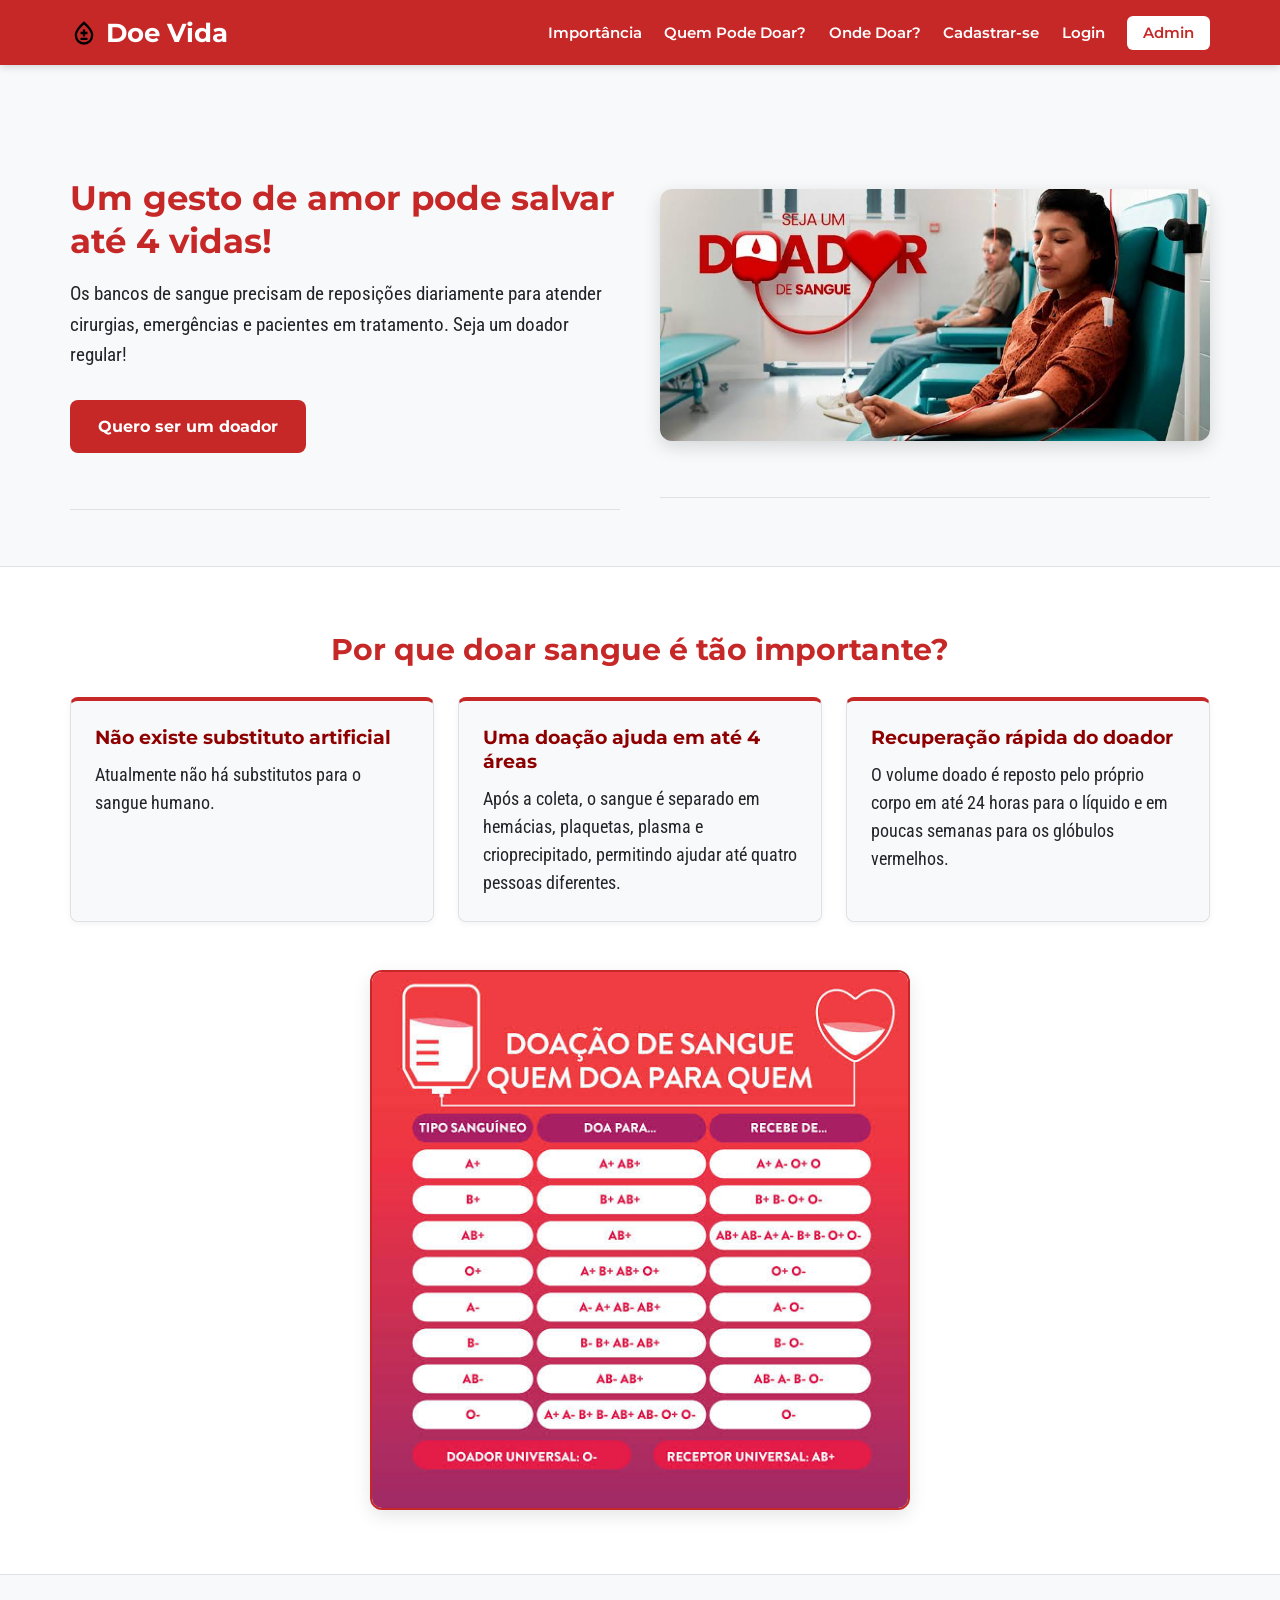
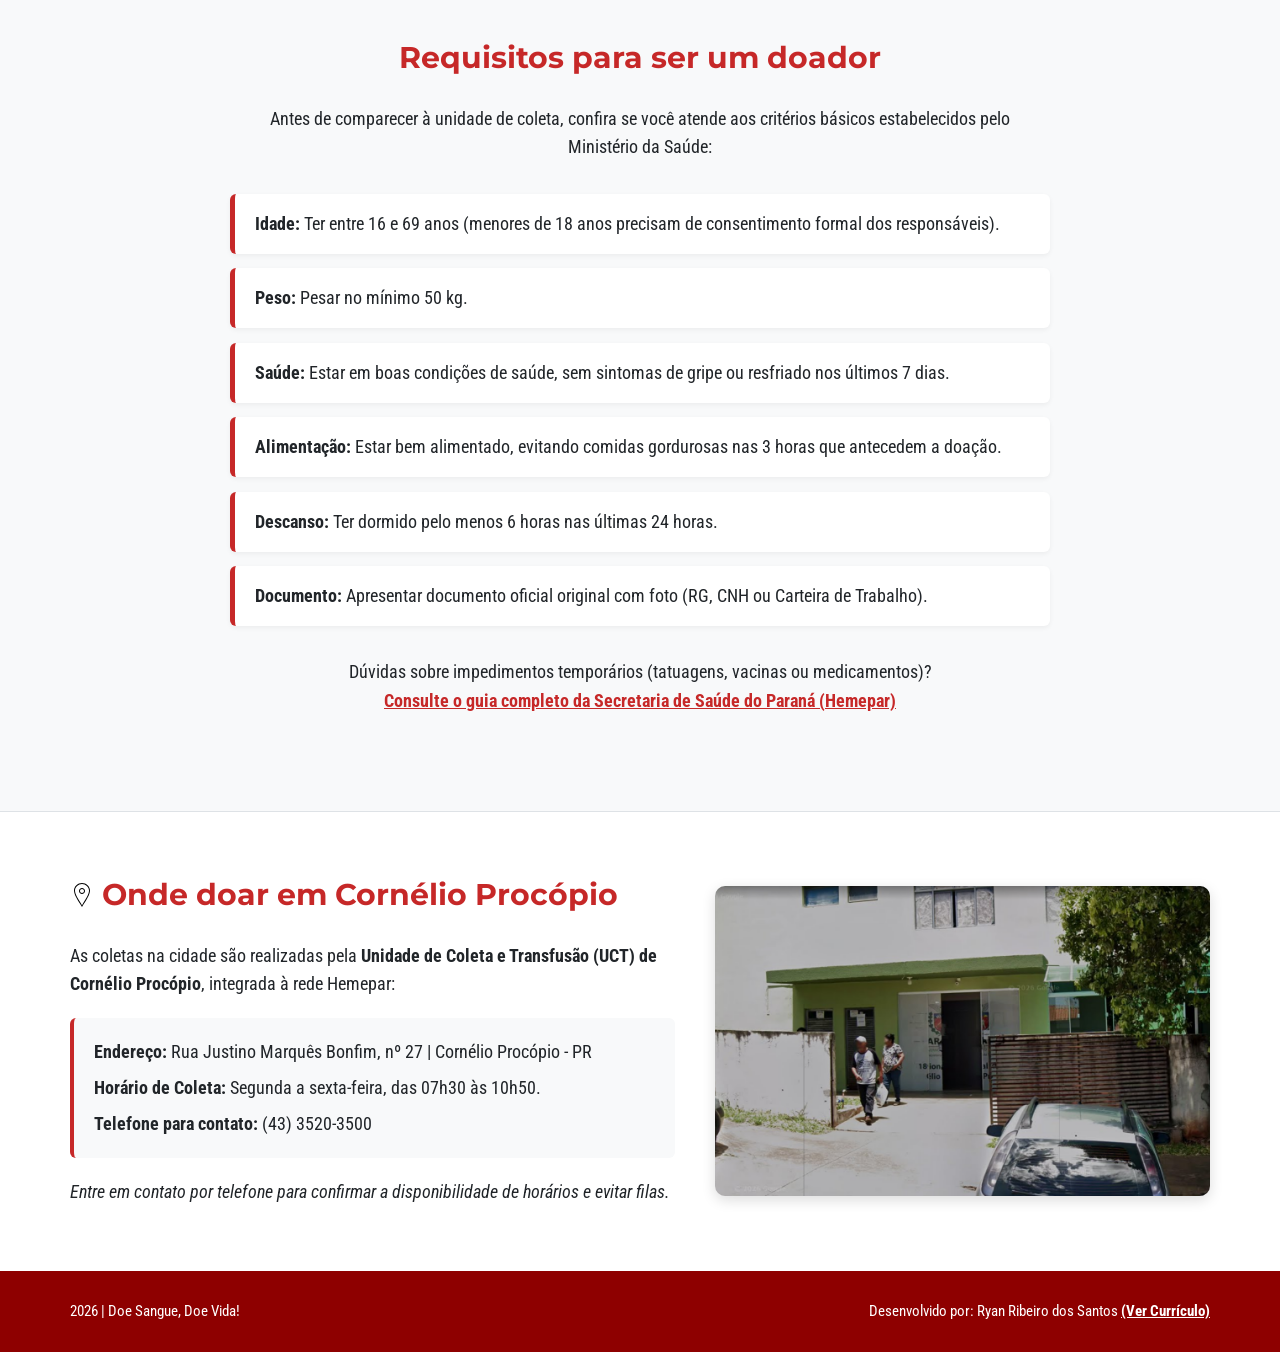
<file: index.html>
<!DOCTYPE html>
<html lang="pt-BR">
<head>
    <meta charset="UTF-8">
    <meta name="viewport" content="width=device-width, initial-scale=1.0">
    <title>Doe Sangue, Doe Vida</title>
    <link rel="preconnect" href="https://fonts.googleapis.com">
    <link rel="preconnect" href="https://fonts.gstatic.com" crossorigin>
    <link href="https://fonts.googleapis.com/css2?family=Montserrat:ital,wght@0,100..900;1,100..900&family=Roboto+Condensed:ital,wght@0,100..900;1,100..900&display=swap" rel="stylesheet">
    <link rel="stylesheet" href="css/style.css">
</head>
<body>
    <!-- COMEÇO CABEÇALHO -->
    <header>
        <div class="container header">
            <div class="logo">
                <!-- ICONE GOTA DE SANGUE -->
                <h1><img src="img/bloodtype.svg" alt="Icone BloodType" width="28" height="28"> Doe Vida</h1>
            </div>
            <nav aria-label="Menu Principal">
                <ul>
                    <li><a href="#importancia">Importância</a></li>
                    <li><a href="#quem-pode-doar">Quem Pode Doar?</a></li>
                    <li><a href="#onde-doar">Onde Doar?</a></li>
                    <li><a href="cadastro.html">Cadastrar-se</a></li>
                    <li><a href="login.html">Login</a></li>
                    <li><a href="admin.html" class="botao-admin">Admin</a></li>
                </ul>
            </nav>
        </div>
    </header>

    <!-- COMEÇO MAIN -->
    <main>
        <section class="secao-principal">
            <div class="container secao-principal">
                <div class="texto secao-principal">
                    <h2>Um gesto de amor pode salvar até 4 vidas!</h2>
                    <p>Os bancos de sangue precisam de reposições diariamente para atender cirurgias, emergências e pacientes em tratamento. Seja um doador regular!</p>
                    <a href="cadastro.html">Quero ser um doador</a>
                </div>
                <div class="imagem secao-principal">
                    <!-- IMAGEM BANNER PESSOAS DOANDO SANGUE -->
                    <img src="img/banner-doacao.jpg" alt="Pessoas Doando Sangue">
                </div>
            </div>
        </section>

        <section id="importancia" class="secao">
            <div class="container">
                <h2>Por que doar sangue é tão importante?</h2>
                <div class="grid-cartoes">
                    <article class="cartao">
                        <h3>Não existe substituto artificial</h3>
                        <p>Atualmente não há substitutos para o sangue humano.</p>
                    </article>
                    <article class="cartao">
                        <h3>Uma doação ajuda em até 4 áreas</h3>
                        <p>Após a coleta, o sangue é separado em hemácias, plaquetas, plasma e crioprecipitado, permitindo ajudar até quatro pessoas diferentes.</p>
                    </article>
                    <article class="cartao">
                        <h3>Recuperação rápida do doador</h3>
                        <p>O volume doado é reposto pelo próprio corpo em até 24 horas para o líquido e em poucas semanas para os glóbulos vermelhos.</p>
                    </article>
                </div>
                <div class="imagem-tipo-sangue">
                    <img src="img/doa-para-quem.jpg" alt="Tabela de disponibilidade de doar e receber sangue">
                </div>
            </div>
        </section>

        <section id="quem-pode-doar" class="secao-quem-pode-doar">
            <div class="container">
                <h2>Requisitos para ser um doador</h2>
                <p>Antes de comparecer à unidade de coleta, confira se você atende aos critérios básicos estabelecidos pelo Ministério da Saúde:</p>
                <ul class="lista-requisitos">
                    <li><strong>Idade:</strong> Ter entre 16 e 69 anos (menores de 18 anos precisam de consentimento formal dos responsáveis).</li>
                    <li><strong>Peso:</strong> Pesar no mínimo 50 kg.</li>
                    <li><strong>Saúde:</strong> Estar em boas condições de saúde, sem sintomas de gripe ou resfriado nos últimos 7 dias.</li>
                    <li><strong>Alimentação:</strong> Estar bem alimentado, evitando comidas gordurosas nas 3 horas que antecedem a doação.</li>
                    <li><strong>Descanso:</strong> Ter dormido pelo menos 6 horas nas últimas 24 horas.</li>
                    <li><strong>Documento:</strong> Apresentar documento oficial original com foto (RG, CNH ou Carteira de Trabalho).</li>
                </ul>
                <p class="link-externo">
                    Dúvidas sobre impedimentos temporários (tatuagens, vacinas ou medicamentos)?
                    <br>
                    <a href="https://www.saude.pr.gov.br/Pagina/Doacao-de-Sangue" target="_blank" rel="noopener noreferrer">
                        Consulte o guia completo da Secretaria de Saúde do Paraná (Hemepar)</a>
                </p>
            </div>
        </section>

        <section id="onde-doar" class="secao-onde-doar">
            <div class="container onde-doar">
                <div class="informacao-local">
                    <h2><img src="img/ponto-localizacao.svg" alt="Ícone ponto de localização" width="24" height="24"> Onde doar em Cornélio Procópio</h2>
                    <p>As coletas na cidade são realizadas pela <strong>Unidade de Coleta e Transfusão (UCT) de Cornélio Procópio</strong>, integrada à rede Hemepar:</p>

                    <address class="dados-unidade">
                        <p><strong>Endereço:</strong> Rua Justino Marquês Bonfim, nº 27 | Cornélio Procópio - PR</p>
                        <p><strong>Horário de Coleta:</strong> Segunda a sexta-feira, das 07h30 às 10h50.</p>
                        <p><strong>Telefone para contato:</strong> (43) 3520-3500</p>
                    </address>
                    <p><em>Entre em contato por telefone para confirmar a disponibilidade de horários e evitar filas.</em></p>
                </div>
                <div class="imagem-local-doacao"> 
                    <img src="img/fachada-uct.png" alt="Imagem da fachada da Unidade de Coleta e Transfusão de Cornélio Procópio">
                </div>
            </div>
        </section>
    </main>

    <!-- COMEÇO RODAPE -->
    <footer>
        <div class="container rodape">
            <p>2026 | Doe Sangue, Doe Vida!</p>
            <p>Desenvolvido por: Ryan Ribeiro dos Santos <a href="curriculo/index.html">(Ver Currículo)</a></p>        
        </div>
    </footer>
</body>
</html>
</file>
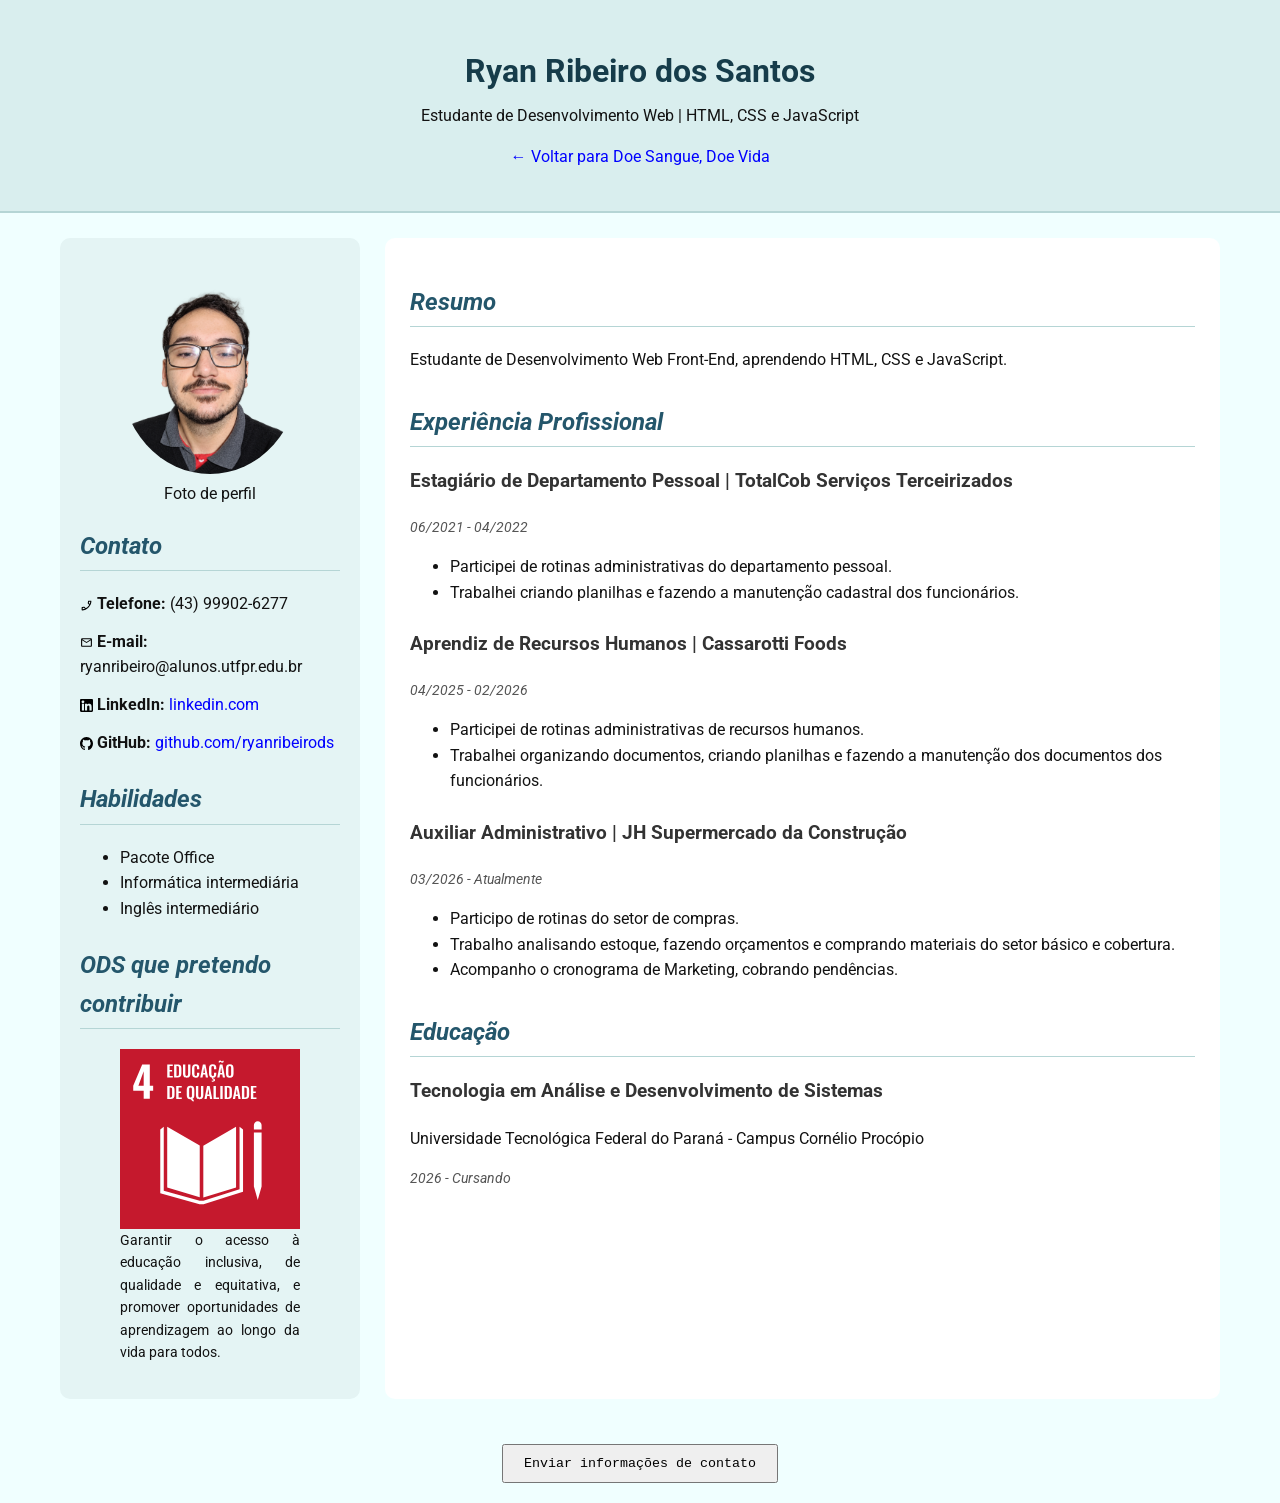
<file: curriculo/index.html>
<!DOCTYPE html>
<html lang="pt-br">

<head>
    <meta charset="UTF-8">
    <meta name="viewport" content="width=device-width, initial-scale=1.0">
    <title>Currículo Ryan Ribeiro</title>
    <link rel="stylesheet" href="./css/style.css">
</head>

<body>

    <!-- Cabeçalho do currículo -->
    <header class="cabecalho">
        <h1>Ryan Ribeiro dos Santos</h1>
        <p>Estudante de Desenvolvimento Web | HTML, CSS e JavaScript</p>
        <p><a href="../index.html">← Voltar para Doe Sangue, Doe Vida</a></p>
    </header>

    <!-- Estrutura principal do currículo -->
    <div class="container">

        <!-- Barra lateral com informações complementares -->
        <aside class="barra-lateral">

            <!-- Foto de perfil -->
            <section class="perfil">
                <figure>
                    <img src="./imagens/foto.png" alt="Foto de Ryan Ribeiro dos Santos" class="foto-perfil">
                    <figcaption>Foto de perfil</figcaption>
                </figure>
            </section>

            <!-- Informações de contato -->
            <section class="contato">
                <h2>Contato</h2>

                <ul class="contatoUl">
                    <li>
                        <img src="./icones/phone.svg" alt="Telefone" width="13">
                        <strong>Telefone:</strong> (43) 99902-6277
                    </li>
                    <li>
                        <img src="./icones/mail.svg" alt="E-mail" width="13">
                        <strong>E-mail:</strong> ryanribeiro@alunos.utfpr.edu.br
                    </li>
                    <li>
                        <img src="./icones/linkedin.svg" alt="LinkedIn" width="13">
                        <strong>LinkedIn:</strong><a target="_blank" rel="noopener noreferrer" href="https://www.linkedin.com/in/ryanribeirodossantos/"> linkedin.com</a>
                    </li>
                    <li>
                        <img src="./icones/github.svg" alt="GitHub" width="13">
                        <strong>GitHub:</strong><a target="_blank" rel="noopener noreferrer" href="https://github.com/ryanribeirods"> github.com/ryanribeirods</a>
                    </li>
                </ul>
            </section>

            <!-- Habilidades -->
            <section class="habilidades">
                <h2>Habilidades</h2>
                <ul>
                    <li>Pacote Office</li>
                    <li>Informática intermediária</li>
                    <li>Inglês intermediário</li>
                </ul>
            </section>

            <!-- Objetivo de Desenvolvimento Sustentável -->
            <section class="ods">
                <h2>ODS que pretendo contribuir</h2>
                <figure>
                    <img src="./imagens/ODS.svg" alt="ODS 4 - Educação de qualidade" class="imagem-ods">
                    <figcaption> Garantir o acesso à educação inclusiva, de qualidade e equitativa, e promover oportunidades de aprendizagem ao longo da vida para todos.</figcaption>
                </figure>
            </section>

        </aside>

        <!-- Conteúdo principal -->
        <main class="conteudo-principal">
            <!-- Resumo profissional -->
            <section class="resumo">
                <h2>Resumo</h2>
                <p>Estudante de Desenvolvimento Web Front-End, aprendendo HTML, CSS e JavaScript.</p>
            </section>
            <!-- Experiências profissionais -->
            <section class="experiencia">
                <h2>Experiência Profissional</h2>
                <article class="experiencia-item">
                    <h3>Estagiário de Departamento Pessoal | TotalCob Serviços Terceirizados</h3>
                    <p class="periodo">06/2021 - 04/2022</p>
                    <ul>
                        <li>Participei de rotinas administrativas do departamento pessoal.</li>
                        <li>Trabalhei criando planilhas e fazendo a manutenção cadastral dos funcionários.</li>
                    </ul>
                </article>
                <article class="experiencia-item">
                    <h3>Aprendiz de Recursos Humanos | Cassarotti Foods</h3>
                    <p class="periodo">04/2025 - 02/2026</p>
                    <ul>
                        <li>Participei de rotinas administrativas de recursos humanos.</li>
                        <li>Trabalhei organizando documentos, criando planilhas e fazendo a manutenção dos documentos dos funcionários.</li>
                    </ul>
                </article>
                <article class="experiencia-item">
                    <h3>Auxiliar Administrativo | JH Supermercado da Construção</h3>
                    <p class="periodo">03/2026 - Atualmente</p>
                    <ul>
                        <li>Participo de rotinas do setor de compras.</li>
                        <li>Trabalho analisando estoque, fazendo orçamentos e comprando materiais do setor básico e cobertura.</li>
                        <li>Acompanho o cronograma de Marketing, cobrando pendências.</li>
                    </ul>
                </article>
            </section>
            <!-- Formação acadêmica -->
            <section class="educacao">
                <h2>Educação</h2>
                <h3>Tecnologia em Análise e Desenvolvimento de Sistemas</h3>
                <p>Universidade Tecnológica Federal do Paraná - Campus Cornélio Procópio</p>
                <p class="periodo">2026 - Cursando</p>
            </section>

        </main>

    </div>

    <!-- Botão para abrir o formulário de contato -->
    <footer class="rodape">
        <button id="informacao" type="button" onclick="document.getElementById('modalContato').showModal()">Enviar informações de contato</button>
        <!-- Formulário de contato -->
        <dialog id="modalContato">
            <form method="dialog">
                <h2>Informações de contato</h2>
                <label for="nome">Nome completo:</label><br>
                <input type="text" id="nome" placeholder="Seu nome"><br><br>
                <label for="instagram">Link para o Instagram:</label><br>
                <input type="url" id="instagram" placeholder="https://instagram.com/seu_perfil">
                <br>
                <br>
                <label for="whatsapp">Número do WhatsApp:</label>
                <br>
                <input type="tel" id="whatsapp" placeholder="99999-9999">
                <br>
                <br>
                <button type="submit">Enviar</button>
                <button type="button" onclick="document.getElementById('modalContato').close()">Fechar</button>
            </form>
        </dialog>
    </footer>
</body>
</html>
</file>
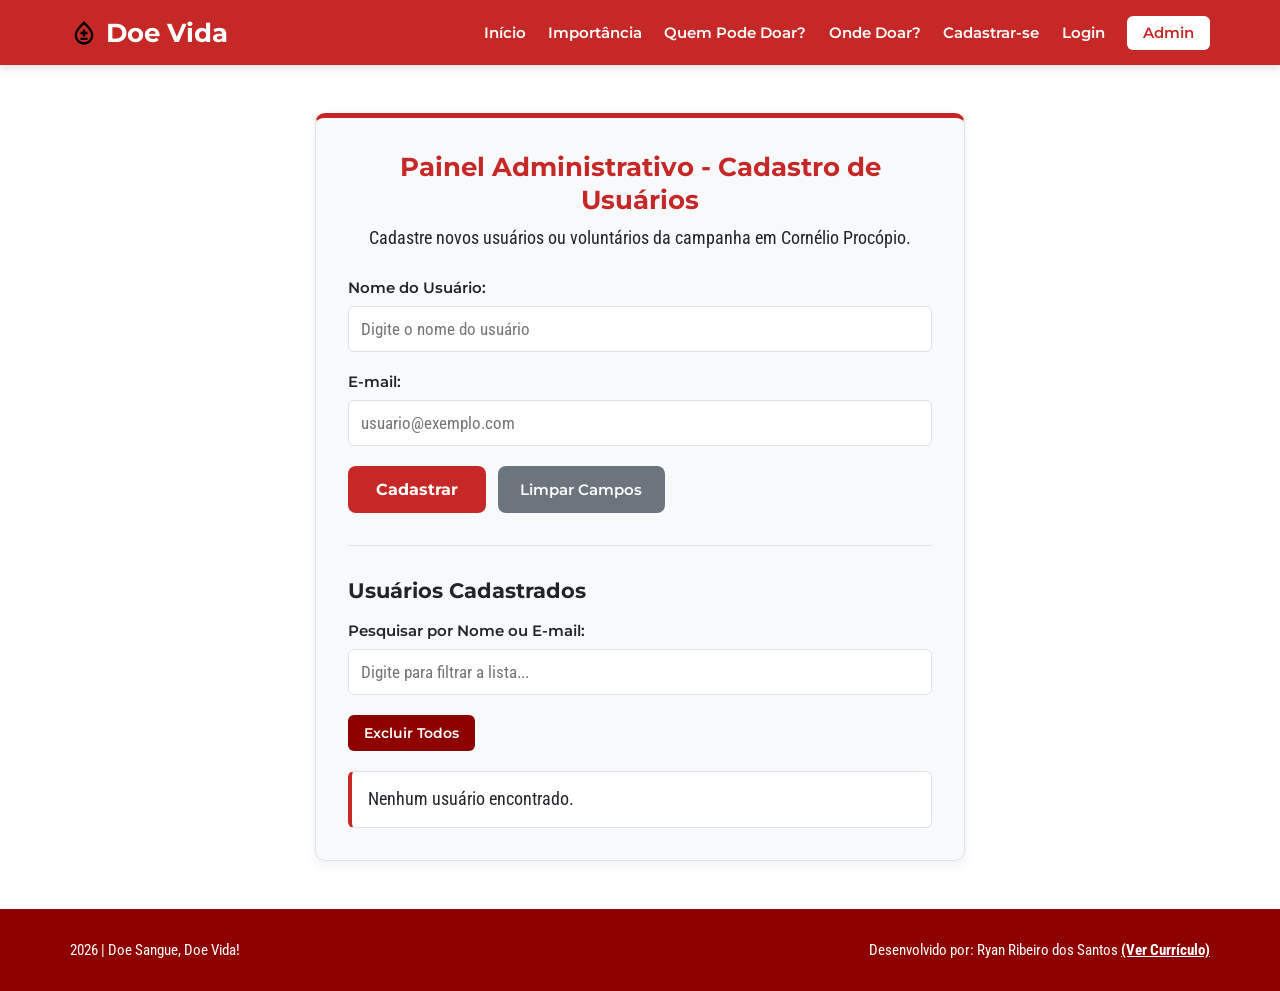
<file: admin.html>
<!DOCTYPE html>
<html lang="pt-BR">
<head>
    <meta charset="UTF-8">
    <meta name="viewport" content="width=device-width, initial-scale=1.0">
    <title>Administração - Doe Sangue, Doe Vida</title>
    <link rel="preconnect" href="https://fonts.googleapis.com">
    <link rel="preconnect" href="https://fonts.gstatic.com" crossorigin>
    <link href="https://fonts.googleapis.com/css2?family=Montserrat:ital,wght@0,100..900;1,100..900&family=Roboto+Condensed:ital,wght@0,100..900;1,100..900&display=swap" rel="stylesheet">
    <link rel="stylesheet" href="css/style.css">
</head>
<body>
    <!-- CABEÇALHO PADRÃO -->
    <header>
        <div class="container header">
            <div class="logo">
                <h1><img src="img/bloodtype.svg" alt="Icone BloodType" width="28" height="28"> Doe Vida</h1>
            </div>
            <nav aria-label="Menu Principal">
                <ul>
                    <li><a href="index.html">Início</a></li>
                    <li><a href="index.html#importancia">Importância</a></li>
                    <li><a href="index.html#quem-pode-doar">Quem Pode Doar?</a></li>
                    <li><a href="index.html#onde-doar">Onde Doar?</a></li>
                    <li><a href="cadastro.html">Cadastrar-se</a></li>
                    <li><a href="login.html">Login</a></li>
                    <li><a href="admin.html" class="botao-admin">Admin</a></li>
                </ul>
            </nav>
        </div>
    </header>

    <!-- CONTEÚDO PRINCIPAL -->
    <main>
        <section class="container">
            <div class="container-formulario">
                <h2>Painel Administrativo - Cadastro de Usuários</h2>
                <p>Cadastre novos usuários ou voluntários da campanha em Cornélio Procópio.</p>

                <!-- FORMULÁRIO DE CADASTRO (2 CAMPOS OBRIGATÓRIOS) -->
                <form id="form-admin">
                    <div class="grupo-campo">
                        <label for="nome-usuario">Nome do Usuário:</label>
                        <input type="text" id="nome-usuario" name="nome" placeholder="Digite o nome do usuário" required>
                    </div>

                    <div class="grupo-campo">
                        <label for="email-usuario">E-mail:</label>
                        <input type="email" id="email-usuario" name="email" placeholder="usuario@exemplo.com" required>
                    </div>

                    <div class="grupo-botoes">
                        <button type="submit" id="btn-cadastrar" class="btn-primario">Cadastrar</button>
                        <button type="button" id="btn-limpar" class="btn-secundario">Limpar Campos</button>
                    </div>
                </form>

                <hr style="margin: 2rem 0; border: 0; border-top: 1px solid var(--cor-borda);">

                <!-- CONTROLES DE PESQUISA E EXCLUSÃO TOTAL -->
                <h3>Usuários Cadastrados</h3>
                
                <div class="grupo-campo" style="margin-top: 1rem;">
                    <label for="campo-pesquisa">Pesquisar por Nome ou E-mail:</label>
                    <input type="text" id="campo-pesquisa" placeholder="Digite para filtrar a lista...">
                </div>

                <div class="grupo-botoes" style="margin-bottom: 1rem;">
                    <button type="button" id="btn-excluir-todos" class="btn-perigo">Excluir Todos</button>
                </div>

                <!-- LISTA NÃO ORDENADA EXIBIDA LOGO ABAIXO DO FORMULÁRIO -->
                <ul id="lista-usuarios" class="lista-admin"></ul>
            </div>
        </section>
    </main>

    <!-- RODAPÉ PADRÃO -->
    <footer>
        <div class="container rodape">
            <p>2026 | Doe Sangue, Doe Vida!</p>
            <p>Desenvolvido por: Ryan Ribeiro dos Santos <a href="curriculo/index.html">(Ver Currículo)</a></p>
        </div>
    </footer>

    <!-- IMPORTAÇÃO DO JAVASCRIPT PURO -->
    <script src="js/admin.js"></script>
</body>
</html>
</file>
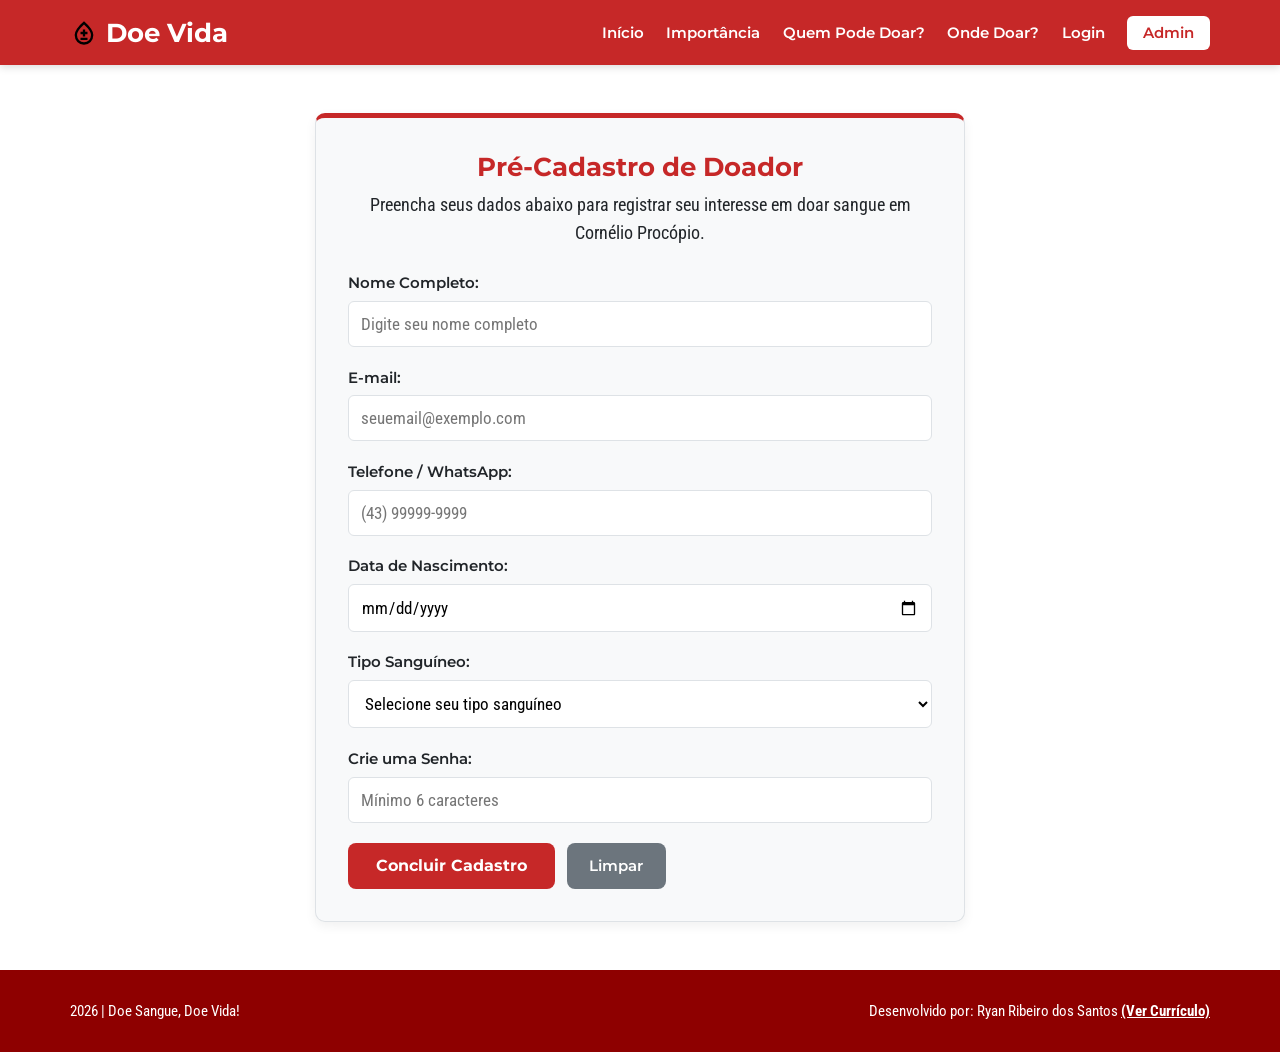
<file: cadastro.html>
<!DOCTYPE html>
<html lang="pt-BR">
<head>
    <meta charset="UTF-8">
    <meta name="viewport" content="width=device-width, initial-scale=1.0">
    <title>Pré-Cadastro de Doador - Doe Sangue, Doe Vida</title>
    <link rel="preconnect" href="https://fonts.googleapis.com">
    <link rel="preconnect" href="https://fonts.gstatic.com" crossorigin>
    <link href="https://fonts.googleapis.com/css2?family=Montserrat:ital,wght@0,100..900;1,100..900&family=Roboto+Condensed:ital,wght@0,100..900;1,100..900&display=swap" rel="stylesheet">
    <link rel="stylesheet" href="css/style.css">
</head>
<body>
    <!-- CABEÇALHO PADRÃO -->
    <header>
        <div class="container header">
            <div class="logo">
                <h1><img src="img/bloodtype.svg" alt="Icone BloodType" width="28" height="28"> Doe Vida</h1>
            </div>
            <nav aria-label="Menu Principal">
                <ul>
                    <li><a href="index.html">Início</a></li>
                    <li><a href="index.html#importancia">Importância</a></li>
                    <li><a href="index.html#quem-pode-doar">Quem Pode Doar?</a></li>
                    <li><a href="index.html#onde-doar">Onde Doar?</a></li>
                    <li><a href="login.html">Login</a></li>
                    <li><a href="admin.html" class="botao-admin">Admin</a></li>
                </ul>
            </nav>
        </div>
    </header>

    <!-- CONTEÚDO PRINCIPAL -->
    <main>
        <section class="container">
            <div class="container-formulario">
                <h2>Pré-Cadastro de Doador</h2>
                <p>Preencha seus dados abaixo para registrar seu interesse em doar sangue em Cornélio Procópio.</p>

                <!-- action="login.html" redireciona o usuário após o envio -->
                <form action="login.html" method="get">
                    <!-- Campo 1: Nome Completo -->
                    <div class="grupo-campo">
                        <label for="nome">Nome Completo:</label>
                        <input type="text" id="nome" name="nome" placeholder="Digite seu nome completo" required>
                    </div>

                    <!-- Campo 2: E-mail -->
                    <div class="grupo-campo">
                        <label for="email">E-mail:</label>
                        <input type="email" id="email" name="email" placeholder="seuemail@exemplo.com" required>
                    </div>

                    <!-- Campo 3: Telefone / WhatsApp -->
                    <div class="grupo-campo">
                        <label for="telefone">Telefone / WhatsApp:</label>
                        <input type="tel" id="telefone" name="telefone" placeholder="(43) 99999-9999" required>
                    </div>

                    <!-- Campo 4: Data de Nascimento -->
                    <div class="grupo-campo">
                        <label for="nascimento">Data de Nascimento:</label>
                        <input type="date" id="nascimento" name="nascimento" required>
                    </div>

                    <!-- Campo 5: Tipo Sanguíneo -->
                    <div class="grupo-campo">
                        <label for="tipo-sanguineo">Tipo Sanguíneo:</label>
                        <select id="tipo-sanguineo" name="tipo_sanguineo" required>
                            <option value="">Selecione seu tipo sanguíneo</option>
                            <option value="A+">A+</option>
                            <option value="A-">A-</option>
                            <option value="B+">B+</option>
                            <option value="B-">B-</option>
                            <option value="AB+">AB+</option>
                            <option value="AB-">AB-</option>
                            <option value="O+">O+</option>
                            <option value="O-">O-</option>
                            <option value="nao-sei">Ainda não sei meu tipo</option>
                        </select>
                    </div>

                    <!-- Campo 6: Senha -->
                    <div class="grupo-campo">
                        <label for="senha">Crie uma Senha:</label>
                        <input type="password" id="senha" name="senha" placeholder="Mínimo 6 caracteres" minlength="6" required>
                    </div>

                    <div class="grupo-botoes">
                        <button type="submit" class="btn-primario">Concluir Cadastro</button>
                        <button type="reset" class="btn-secundario">Limpar</button>
                    </div>
                </form>
            </div>
        </section>
    </main>

    <!-- RODAPÉ PADRÃO -->
    <footer>
        <div class="container rodape">
            <p>2026 | Doe Sangue, Doe Vida!</p>
            <p>Desenvolvido por: Ryan Ribeiro dos Santos <a href="curriculo/index.html">(Ver Currículo)</a></p>
        </div>
    </footer>
</body>
</html>
</file>
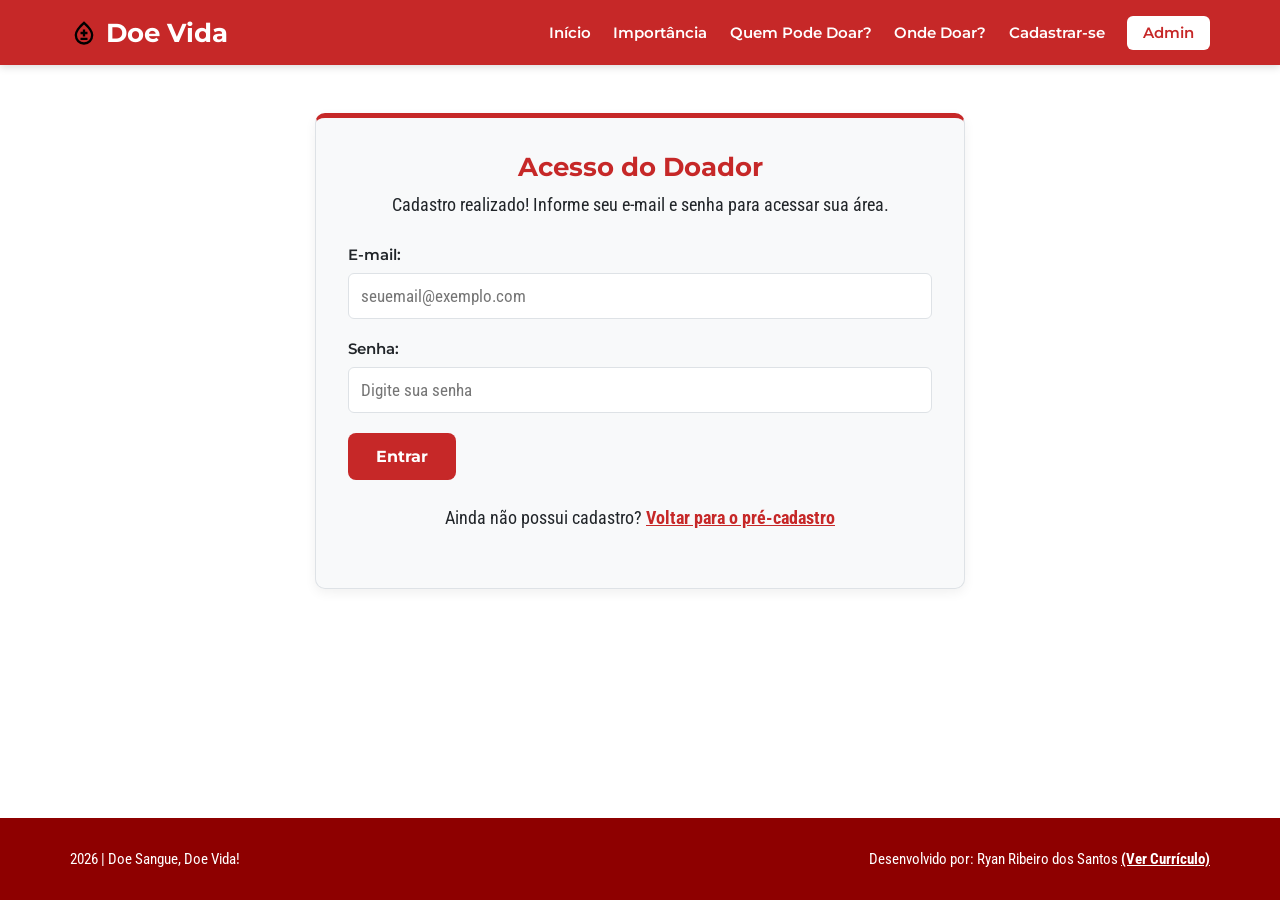
<file: login.html>
<!DOCTYPE html>
<html lang="pt-BR">
<head>
    <meta charset="UTF-8">
    <meta name="viewport" content="width=device-width, initial-scale=1.0">
    <title>Login do Doador - Doe Sangue, Doe Vida</title>
    <link rel="preconnect" href="https://fonts.googleapis.com">
    <link rel="preconnect" href="https://fonts.gstatic.com" crossorigin>
    <link href="https://fonts.googleapis.com/css2?family=Montserrat:ital,wght@0,100..900;1,100..900&family=Roboto+Condensed:ital,wght@0,100..900;1,100..900&display=swap" rel="stylesheet">
    <link rel="stylesheet" href="css/style.css">
</head>
<body>
    <!-- CABEÇALHO PADRÃO -->
    <header>
        <div class="container header">
            <div class="logo">
                <h1><img src="img/bloodtype.svg" alt="Icone BloodType" width="28" height="28"> Doe Vida</h1>
            </div>
            <nav aria-label="Menu Principal">
                <ul>
                    <li><a href="index.html">Início</a></li>
                    <li><a href="index.html#importancia">Importância</a></li>
                    <li><a href="index.html#quem-pode-doar">Quem Pode Doar?</a></li>
                    <li><a href="index.html#onde-doar">Onde Doar?</a></li>
                    <li><a href="cadastro.html">Cadastrar-se</a></li>
                    <li><a href="admin.html" class="botao-admin">Admin</a></li>
                </ul>
            </nav>
        </div>
    </header>

    <!-- CONTEÚDO PRINCIPAL -->
    <main>
        <section class="container">
            <div class="container-formulario">
                <h2>Acesso do Doador</h2>
                <p>Cadastro realizado! Informe seu e-mail e senha para acessar sua área.</p>

                <form action="index.html" method="get">
                    <div class="grupo-campo">
                        <label for="login-email">E-mail:</label>
                        <input type="email" id="login-email" name="email" placeholder="seuemail@exemplo.com" required>
                    </div>

                    <div class="grupo-campo">
                        <label for="login-senha">Senha:</label>
                        <input type="password" id="login-senha" name="senha" placeholder="Digite sua senha" required>
                    </div>

                    <div class="grupo-botoes">
                        <button type="submit" class="btn-primario">Entrar</button>
                    </div>
                </form>

                <p class="link-externo">
                    Ainda não possui cadastro? <a href="cadastro.html">Voltar para o pré-cadastro</a>
                </p>
            </div>
        </section>
    </main>

    <!-- RODAPÉ PADRÃO -->
    <footer>
        <div class="container rodape">
            <p>2026 | Doe Sangue, Doe Vida!</p>
            <p>Desenvolvido por: Ryan Ribeiro dos Santos <a href="curriculo/index.html">(Ver Currículo)</a></p>
        </div>
    </footer>
</body>
</html>
</file>
<file: css/style.css>
/*VARIÁVEIS DE IDENTIDADE VISUAL*/
   
:root {
    --cor-primaria: #C62828;      /* Cor 1: Vermelho sangue principal */
    --cor-escura: #8E0000;        /* Cor 2: Vermelho escuro para hover e rodapé */
    --cor-fundo-claro: #F8F9FA;   /* Cor 3: Cinza claro para alternância de seções */
    --cor-branco: #FFFFFF;        /* Cor 4: Branco puro para cartões e contrastes */
    --cor-texto: #212529;         /* Cor 5: Cinza chumbo para leitura */
    --cor-borda: #DEE2E6;         /* Cinza suave para divisórias */

    /* As 2 fontes importadas no <head> do HTML */
    --fonte-titulo: 'Montserrat', sans-serif;
    --fonte-texto: 'Roboto Condensed', sans-serif;
}

/* Reset básico para evitar diferenças entre navegadores */
* {
    margin: 0;
    padding: 0;
    box-sizing: border-box;
}

html {
    scroll-behavior: smooth;
}

body {
    font-family: var(--fonte-texto);
    color: var(--cor-texto);
    background-color: var(--cor-branco);
    line-height: 1.6;
    font-size: 1.1rem;
    display: flex;
    flex-direction: column;
    min-height: 100vh; /* Mantém o rodapé sempre no fim da tela */
}

main {
    flex: 1;
}

h1, h2, h3 {
    font-family: var(--fonte-titulo);
    line-height: 1.25;
}

img {
    max-width: 100%;
    height: auto;
    display: block;
}

.container {
    width: 90%;
    max-width: 1140px;
    margin: 0 auto;
}

/* CABEÇALHO E MENUS DE NAVEGAÇÃO */
header {
    background-color: var(--cor-primaria);
    color: var(--cor-branco);
    padding: 1rem 0;
    position: sticky;
    top: 0;
    z-index: 1000;
    box-shadow: 0 2px 8px rgba(0, 0, 0, 0.15);
}

.container.header {
    display: flex;
    justify-content: space-between;
    align-items: center;
    flex-wrap: wrap;
    gap: 1rem;
}

.logo h1 {
    font-size: 1.65rem;
    font-weight: 700;
    display: flex;
    align-items: center;
    gap: 0.5rem;
}

nav ul {
    list-style: none;
    display: flex;
    align-items: center;
    gap: 1.4rem;
    flex-wrap: wrap;
}

nav a {
    color: var(--cor-branco);
    text-decoration: none;
    font-family: var(--fonte-titulo);
    font-size: 0.95rem;
    font-weight: 600;
    transition: opacity 0.25s ease;
}

nav a:hover {
    opacity: 0.85;
    text-decoration: underline;
}

/* Botão destacado do menu Admin (Etapa 2 - JS) */
nav a.botao-admin {
    background-color: var(--cor-branco);
    color: var(--cor-primaria);
    padding: 0.45rem 1rem;
    border-radius: 6px;
    text-decoration: none;
    transition: background-color 0.25s ease, color 0.25s ease;
}

nav a.botao-admin:hover {
    background-color: var(--cor-escura);
    color: var(--cor-branco);
    opacity: 1;
}

/* SEÇÃO PRINCIPAL */
.secao-principal {
    background-color: var(--cor-fundo-claro);
    padding: 3.5rem 0;
    border-bottom: 1px solid var(--cor-borda);
}

.container.secao-principal {
    display: grid;
    grid-template-columns: 1fr 1fr;
    align-items: center;
    gap: 2.5rem;
    padding: 0;
    border: none;
}

.texto.secao-principal h2 {
    font-size: 2.15rem;
    color: var(--cor-primaria);
    margin-bottom: 1rem;
}

.texto.secao-principal p {
    font-size: 1.2rem;
    margin-bottom: 1.8rem;
}

.texto.secao-principal a,
.btn-primario {
    display: inline-block;
    background-color: var(--cor-primaria);
    color: var(--cor-branco);
    font-family: var(--fonte-titulo);
    font-weight: 700;
    font-size: 1rem;
    text-decoration: none;
    padding: 0.85rem 1.75rem;
    border: none;
    border-radius: 8px;
    cursor: pointer;
    transition: background-color 0.25s ease, transform 0.2s ease;
}

.texto.secao-principal a:hover,
.btn-primario:hover {
    background-color: var(--cor-escura);
    transform: translateY(-2px);
}

/* Ajuste específico para a proporção da foto do banner */
.imagem.secao-principal img {
    width: 100%;
    max-height: 360px;
    object-fit: cover;
    border-radius: 12px;
    box-shadow: 0 6px 18px rgba(0, 0, 0, 0.14);
}

/*SEÇÃO IMPORTÂNCIA */
.secao {
    padding: 4rem 0;
}

.secao h2,
.secao-quem-pode-doar h2,
.secao-onde-doar h2 {
    font-size: 1.9rem;
    color: var(--cor-primaria);
    margin-bottom: 1.75rem;
    text-align: center;
}

.grid-cartoes {
    display: grid;
    grid-template-columns: repeat(3, 1fr);
    gap: 1.5rem;
    margin-bottom: 3rem;
}

.cartao {
    background-color: var(--cor-fundo-claro);
    border: 1px solid var(--cor-borda);
    border-top: 4px solid var(--cor-primaria);
    border-radius: 8px;
    padding: 1.5rem;
    box-shadow: 0 2px 6px rgba(0, 0, 0, 0.05);
}

.cartao h3 {
    font-size: 1.2rem;
    color: var(--cor-escura);
    margin-bottom: 0.75rem;
}

/* Ajuste para o infográfico quadrado doa-para-quem.jpg */
.imagem-tipo-sangue {
    max-width: 540px;
    margin: 0 auto;
    text-align: center;
}

.imagem-tipo-sangue img {
    width: 100%;
    border-radius: 12px;
    border: 2px solid var(--cor-primaria);
    box-shadow: 0 6px 18px rgba(0, 0, 0, 0.1);
}

/* SEÇÃO QUEM PODE DOAR (REQUISITOS)*/
.secao-quem-pode-doar {
    background-color: var(--cor-fundo-claro);
    padding: 4rem 0;
    border-top: 1px solid var(--cor-borda);
    border-bottom: 1px solid var(--cor-borda);
}

.secao-quem-pode-doar > .container > p {
    text-align: center;
    max-width: 760px;
    margin: 0 auto 2rem auto;
}

.lista-requisitos {
    list-style: none;
    max-width: 820px;
    margin: 0 auto 2rem auto;
    display: grid;
    gap: 0.9rem;
}

.lista-requisitos li {
    background-color: var(--cor-branco);
    padding: 1rem 1.25rem;
    border-left: 5px solid var(--cor-primaria);
    border-radius: 6px;
    box-shadow: 0 2px 5px rgba(0, 0, 0, 0.05);
}

.link-externo {
    text-align: center;
    margin-top: 1.5rem;
}

.link-externo a {
    color: var(--cor-primaria);
    font-weight: 700;
    text-decoration: underline;
}

.link-externo a:hover {
    color: var(--cor-escura);
}

/* SESSÃO ONDE DOAR EM CORNÉLIO PROCÓPIO*/
.secao-onde-doar {
    padding: 4rem 0;
}

.container.onde-doar {
    display: grid;
    grid-template-columns: 1.1fr 0.9fr;
    align-items: center;
    gap: 2.5rem;
}

.informacao-local h2 {
    text-align: left;
    display: flex;
    align-items: center;
    gap: 0.5rem;
}

.dados-unidade {
    font-style: normal;
    background-color: var(--cor-fundo-claro);
    border-left: 4px solid var(--cor-primaria);
    padding: 1.25rem;
    margin: 1.25rem 0;
    border-radius: 6px;
}

.dados-unidade p {
    margin-bottom: 0.5rem;
}

.dados-unidade p:last-child {
    margin-bottom: 0;
}

/* Ajuste específico para a foto da fachada da UCT */
.imagem-local-doacao img {
    width: 100%;
    aspect-ratio: 16 / 10;
    object-fit: cover;
    border-radius: 10px;
    box-shadow: 0 4px 14px rgba(0, 0, 0, 0.14);
}

/* FORMULÁRIOSS E PAINEL ADMIN */
.container-formulario {
    max-width: 650px;
    margin: 3rem auto;
    background-color: var(--cor-fundo-claro);
    padding: 2rem;
    border-radius: 10px;
    border: 1px solid var(--cor-borda);
    border-top: 5px solid var(--cor-primaria);
    box-shadow: 0 4px 12px rgba(0, 0, 0, 0.06);
}

.container-formulario h2 {
    color: var(--cor-primaria);
    margin-bottom: 0.5rem;
    text-align: center;
}

.container-formulario > p {
    text-align: center;
    margin-bottom: 1.5rem;
}

.grupo-campo {
    margin-bottom: 1.15rem;
}

.grupo-campo label {
    display: block;
    font-family: var(--fonte-titulo);
    font-weight: 600;
    font-size: 0.95rem;
    margin-bottom: 0.35rem;
}

.grupo-campo input,
.grupo-campo select {
    width: 100%;
    padding: 0.75rem;
    font-family: var(--fonte-texto);
    font-size: 1.05rem;
    border: 1px solid var(--cor-borda);
    border-radius: 6px;
    background-color: var(--cor-branco);
}

.grupo-campo input:focus,
.grupo-campo select:focus {
    outline: none;
    border-color: var(--cor-primaria);
    box-shadow: 0 0 0 3px rgba(198, 40, 40, 0.15);
}

.grupo-botoes {
    display: flex;
    gap: 0.75rem;
    flex-wrap: wrap;
    margin-top: 1.25rem;
}

.btn-secundario {
    background-color: #6C757D;
    color: var(--cor-branco);
    font-family: var(--fonte-titulo);
    font-weight: 600;
    font-size: 0.95rem;
    padding: 0.8rem 1.4rem;
    border: none;
    border-radius: 8px;
    cursor: pointer;
    transition: background-color 0.25s ease;
}

.btn-secundario:hover {
    background-color: #545B62;
}

.btn-perigo {
    background-color: var(--cor-escura);
    color: var(--cor-branco);
    font-family: var(--fonte-titulo);
    font-weight: 600;
    font-size: 0.9rem;
    padding: 0.55rem 1rem;
    border: none;
    border-radius: 6px;
    cursor: pointer;
}

.btn-perigo:hover {
    background-color: #5C0000;
}

/* Lista dinâmica do painel admin.html */
.lista-admin {
    list-style: none;
    margin-top: 1.25rem;
    display: grid;
    gap: 0.75rem;
}

.lista-admin li {
    background-color: var(--cor-branco);
    border: 1px solid var(--cor-borda);
    border-left: 4px solid var(--cor-primaria);
    padding: 0.85rem 1rem;
    border-radius: 6px;
    display: flex;
    justify-content: space-between;
    align-items: center;
    gap: 1rem;
    flex-wrap: wrap;
}

/* SEÇÃO DO RODAPÉ */
footer {
    background-color: var(--cor-escura);
    color: var(--cor-branco);
    padding: 1.8rem 0;
    margin-top: auto;
}

.container.rodape {
    display: flex;
    justify-content: space-between;
    align-items: center;
    flex-wrap: wrap;
    gap: 1rem;
    font-size: 0.95rem;
}

footer a {
    color: var(--cor-branco);
    font-weight: 700;
    text-decoration: underline;
}

footer a:hover {
    opacity: 0.85;
}

/* RESPONSIVIDADE APARELHO CELULAR */
@media (max-width: 850px) {
    .container.secao-principal,
    .container.onde-doar,
    .grid-cartoes {
        grid-template-columns: 1fr;
    }

    .container.header,
    .container.rodape {
        flex-direction: column;
        text-align: center;
    }

    nav ul {
        justify-content: center;
    }

    .informacao-local h2 {
        justify-content: center;
    }
}
</file>
<file: curriculo/css/style.css>
/* Importação da fonte */
@import url('https://fonts.googleapis.com/css2?family=Roboto&display=swap');


/* Configurações gerais */
* {
    box-sizing: border-box;
}

body {
    margin: 0;
    background-color: azure;
    color: rgb(18, 18, 18);
    font-family: 'Roboto', sans-serif;
    line-height: 1.6;
}


/* Cabeçalho */
.cabecalho {
    text-align: center;
    background-color: #d9eeee;
    padding: 25px;
    border-bottom: 2px solid #b5d5d5;
}

.cabecalho h1 {
    font-weight: bold;
    margin-bottom: 5px;
}

.cabecalho p {
    margin-top: 5px;
}


/* Organização das colunas */
.container {
    display: grid;
    grid-template-columns: 300px 1fr;
    gap: 25px;
    max-width: 1200px;
    margin: 25px auto;
    padding: 0 20px;
}


/* Barra lateral */
.barra-lateral {
    background-color: #e4f4f4;
    padding: 20px;
    border-radius: 10px;
}


/* Foto de perfil */
.perfil {
    text-align: center;
}

.foto-perfil {
    width: 200px;
    height: 200px;
    max-width: 100%;
    object-fit: cover;
    border-radius: 50%;
}


/* Contato */
.contato {
    margin-top: 20px;
}

.contatoUl {
    list-style: none;
    padding: 0;
}

.contatoUl li {
    margin-bottom: 12px;
    overflow-wrap: anywhere;
}

.contatoUl img {
    vertical-align: middle;
}

.contatoUl a {
    overflow-wrap: anywhere;
}


/* Habilidades */
.habilidades {
    margin-top: 25px;
}


/* Objetivos de Desenvolvimento Sustentável */
.ods {
    margin-top: 25px;
}

.imagem-ods {
    display: block;
    width: 200px;
    max-width: 100%;
    height: auto;
    margin: 0 auto;
}

.ods figcaption {
    font-size: 14px;
    text-align: justify;
}


/* Conteúdo principal */
.conteudo-principal {
    background-color: white;
    padding: 25px;
    border-radius: 10px;
}


/* Títulos das seções */
h1 {
    color: #163c4a;
}

h2 {
    color: #24566b;
    font-style: italic;
    border-bottom: 1px solid #b5d5d5;
    padding-bottom: 5px;
}

h3 {
    color: #333333;
}


/* Resumo */
.resumo {
    margin-bottom: 30px;
}


/* Experiência profissional */
.experiencia {
    margin-bottom: 30px;
}

.experiencia-item {
    margin-bottom: 25px;
}

.periodo {
    font-size: 14px;
    color: #555555;
    font-style: italic;
}


/* Educação */
.educacao {
    margin-bottom: 20px;
}


/* Links */
a[href] {
    color: blue;
    text-decoration: none;
}

a:hover {
    color: red;
    text-decoration: underline;
}


/* Botão de contato */
.rodape {
    text-align: center;
    padding: 20px;
}

#informacao {
    font-family: 'Courier New', Courier, monospace;
    padding: 10px 20px;
    cursor: pointer;
}


/* Janela de contato */
dialog {
    border: 1px solid #b5d5d5;
    border-radius: 10px;
    padding: 25px;
    max-width: 90%;
}

dialog input {
    max-width: 100%;
    padding: 8px;
}

dialog button {
    padding: 8px 12px;
    margin-right: 5px;
    cursor: pointer;
}


/* Adaptação para telas menores */
@media (max-width: 768px) {

    .container {
        grid-template-columns: 1fr;
        margin: 15px auto;
        padding: 0 12px;
    }

    .barra-lateral {
        order: 1;
    }

    .conteudo-principal {
        order: 2;
        padding: 15px;
    }

    .cabecalho {
        padding: 15px;
    }

    .cabecalho h1 {
        font-size: 25px;
    }

    .foto-perfil {
        width: 150px;
        height: 150px;
    }

    .contatoUl li {
        font-size: 14px;
    }

    h2 {
        font-size: 20px;
    }

    h3 {
        font-size: 17px;
    }
}
</file>
